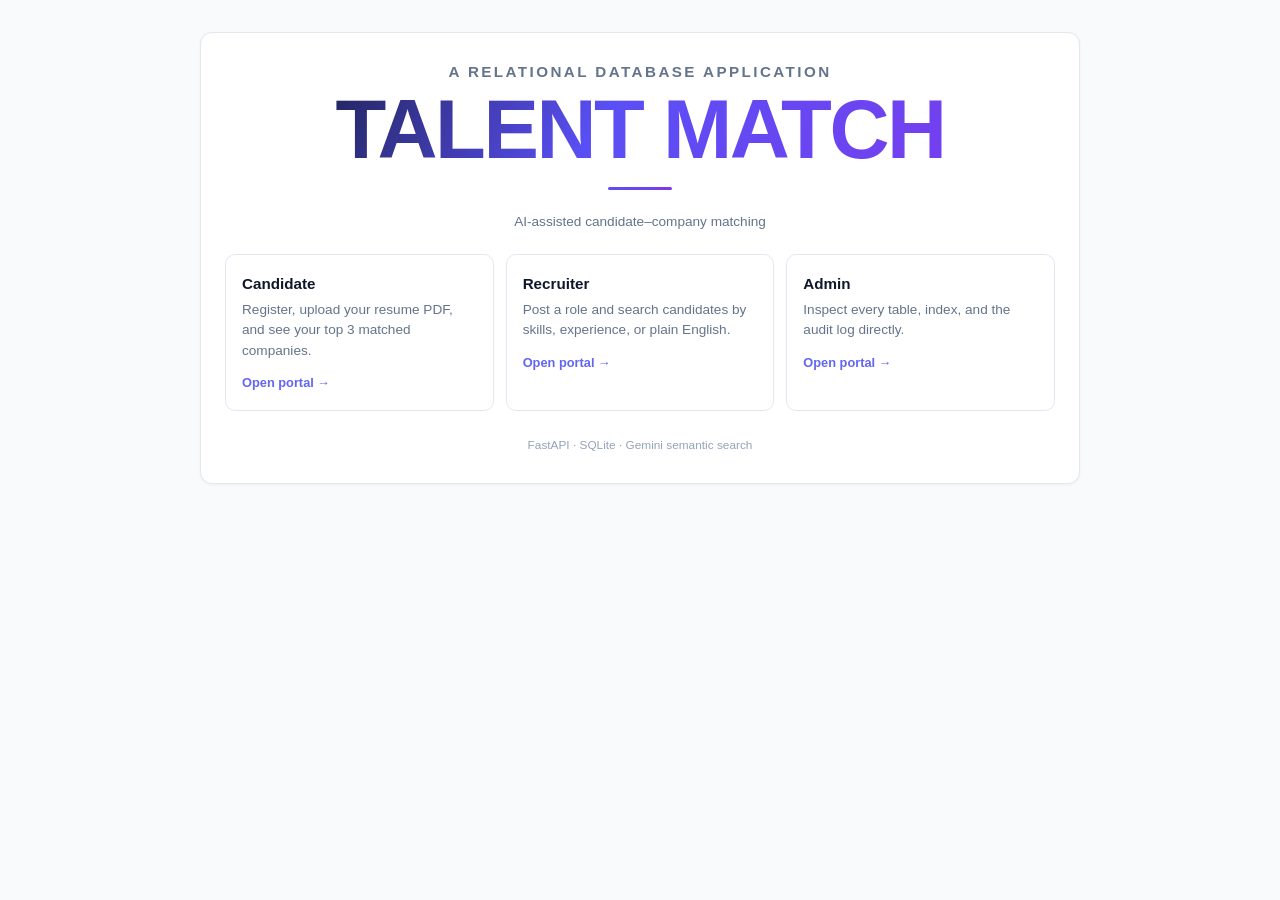
<file: index.html>
<!DOCTYPE html>
<html lang="en">
<head>
  <meta charset="UTF-8" />
  <meta name="viewport" content="width=device-width, initial-scale=1.0" />
  <title>Talent Match</title>
  <link rel="stylesheet" href="styles.css" />
  <style>
    .portal-grid {
      display: grid;
      grid-template-columns: repeat(3, 1fr);
      gap: 12px;
    }
    @media (max-width: 640px) {
      .portal-grid { grid-template-columns: 1fr; }
    }
    a.portal {
      display: block;
      background: #ffffff;
      border: 1px solid #e2e8f0;
      border-radius: 10px;
      padding: 18px 16px;
      text-decoration: none;
      color: inherit;
      transition: border-color 0.15s, box-shadow 0.15s, transform 0.15s;
    }
    a.portal:hover {
      border-color: #6366f1;
      box-shadow: 0 1px 3px rgba(99, 102, 241, 0.12);
      transform: translateY(-1px);
    }
    a.portal h3 { margin-bottom: 4px; }
    a.portal .arrow {
      display: block;
      margin-top: 12px;
      color: #6366f1;
      font-size: 0.8rem;
      font-weight: 700;
    }
    .footer-note {
      margin-top: 26px;
      text-align: center;
      font-size: 0.74rem;
      color: #94a3b8;
    }
    .brand {
      font-family: 'Arial Rounded MT Bold', Futura, Tahoma, sans-serif;
      font-size: clamp(2.6rem, 9vw, 5.2rem);
      font-weight: 800;
      letter-spacing: -0.03em;
      line-height: 1.02;
      margin: 4px 0 8px;
      background: linear-gradient(120deg, #0f172a 0%, #5a4ff5 45%, #7c3aed 100%);
      -webkit-background-clip: text;
      background-clip: text;
      color: transparent;
    }
    .tagline {
      font-size: 0.95rem;
      color: #64748b;
      letter-spacing: 0.16em;
      text-transform: uppercase;
      font-weight: 600;
    }
    .rule {
      width: 64px;
      height: 3px;
      margin: 14px auto 22px;
      border-radius: 3px;
      background: linear-gradient(90deg, #5a4ff5, #7c3aed);
    }
  </style>
</head>
<body>

  <main class="container-wide">
    <div class="card">

      <div class="header">
        <p class="tagline">A Relational Database Application</p>
        <h1 class="brand">TALENT MATCH</h1>
        <div class="rule"></div>
        <p class="subtext">AI-assisted candidate&ndash;company matching</p>
      </div>

      <div class="portal-grid">
        <a class="portal" href="candidate.html">
          <h3>Candidate</h3>
          <p class="subtext">Register, upload your resume PDF, and see your top 3 matched companies.</p>
          <span class="arrow">Open portal &rarr;</span>
        </a>

        <a class="portal" href="recruiter_login.html">
          <h3>Recruiter</h3>
          <p class="subtext">Post a role and search candidates by skills, experience, or plain English.</p>
          <span class="arrow">Open portal &rarr;</span>
        </a>

        <a class="portal" href="admin_db.html">
          <h3>Admin</h3>
          <p class="subtext">Inspect every table, index, and the audit log directly.</p>
          <span class="arrow">Open portal &rarr;</span>
        </a>
      </div>

      <p class="footer-note">FastAPI &middot; SQLite &middot; Gemini semantic search</p>

    </div>
  </main>

</body>
</html>
</file>
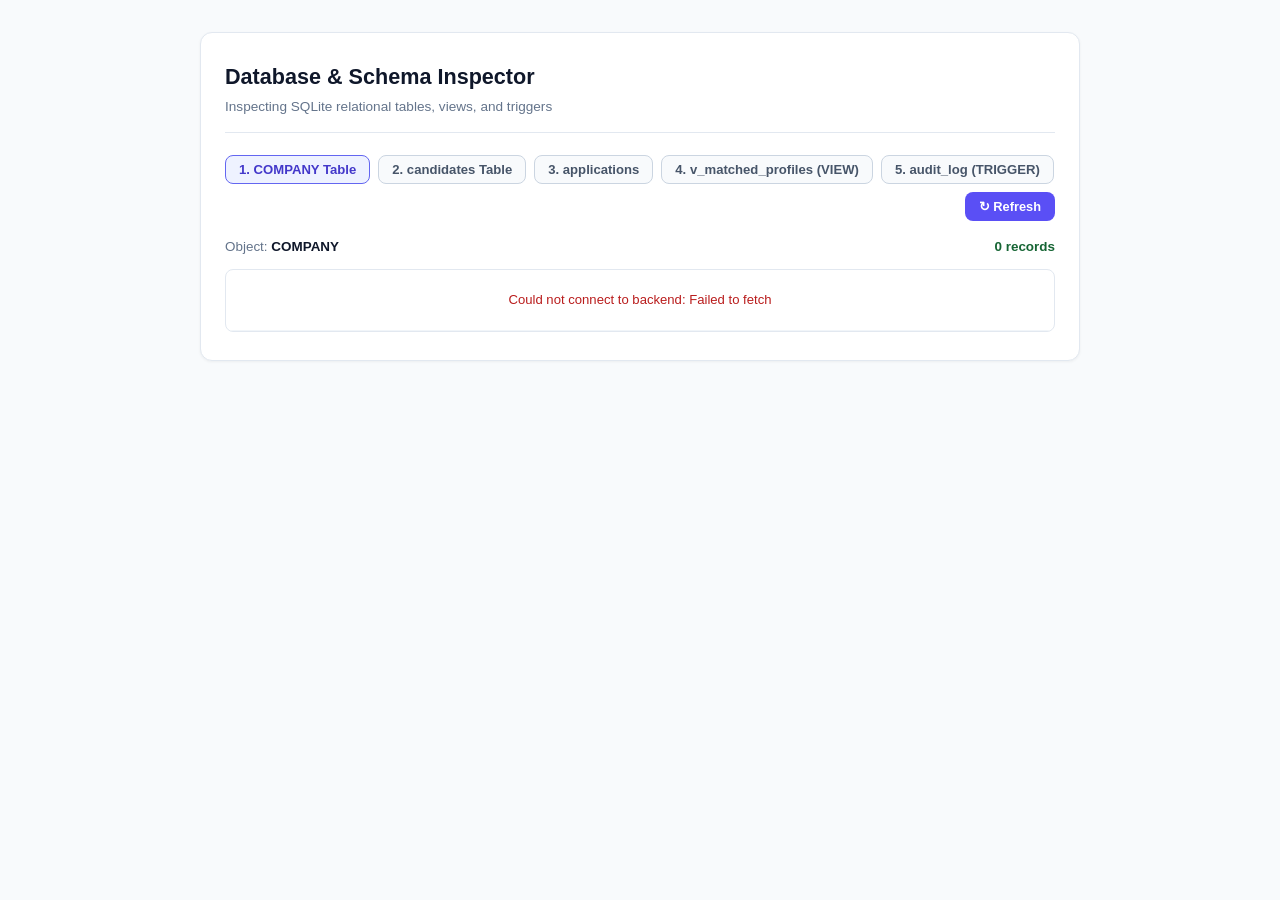
<file: admin_db.html>
<!DOCTYPE html>
<html lang="en">
<head>
  <meta charset="UTF-8" />
  <meta name="viewport" content="width=device-width, initial-scale=1.0" />
  <title>Database Inspector — Talent Match</title>
  <link rel="stylesheet" href="styles.css" />
</head>
<body>

  <main class="container-wide">
    <div class="card">

      <!-- Header -->
      <div class="header" style="text-align: left; border-bottom: 1px solid #e2e8f0; padding-bottom: 14px;">
        <h1 style="font-size: 1.35rem;">Database & Schema Inspector</h1>
        <p class="subtext">Inspecting SQLite relational tables, views, and triggers</p>
      </div>

      <!-- Action Toolbar & Tabs -->
      <div style="display: flex; gap: 8px; flex-wrap: wrap; align-items: center; margin: 16px 0;">
        <button type="button" class="tab-chip active" id="btn-comp" onclick="switchTable('COMPANY')">1. COMPANY Table</button>
        <button type="button" class="tab-chip" id="btn-cand" onclick="switchTable('candidates')">2. candidates Table</button>
        <button type="button" class="tab-chip" id="btn-app" onclick="switchTable('applications')">3. applications</button>
        <button type="button" class="tab-chip" id="btn-view" onclick="switchTable('v_matched_profiles')">4. v_matched_profiles (VIEW)</button>
        <button type="button" class="tab-chip" id="btn-audit" onclick="switchTable('audit_log')">5. audit_log (TRIGGER)</button>
        <button type="button" id="refresh-btn" class="btn-primary" style="margin-left: auto; width: auto; padding: 7px 14px; font-size: 0.8rem;">↻ Refresh</button>
      </div>

      <!-- Status info -->
      <div style="font-size: 0.84rem; color: #64748b; display: flex; justify-content: space-between; margin-bottom: 10px;">
        <span>Object: <strong id="lbl-table" style="color: #0f172a;">COMPANY</strong></span>
        <span id="lbl-count" style="color: #166534; font-weight: 700;">0 records</span>
      </div>

      <!-- Data Table Display -->
      <div class="admin-table-wrap">
        <table class="admin-tbl">
          <thead id="tbl-head"></thead>
          <tbody id="tbl-body"></tbody>
        </table>
      </div>

    </div>
  </main>

  <script>
    const esc = s => String(s ?? '').replace(/[&<>"']/g, m => ({'&':'&amp;','<':'&lt;','>':'&gt;','"':'&quot;',"'":'&#39;'}[m]));
    let dbData = {};
    let activeTable = 'COMPANY';

    async function fetchDatabase() {
      try {
        const res = await fetch('http://localhost:8000/api/admin/tables');
        dbData = await res.json();
        renderTable(activeTable);
      } catch (err) {
        document.getElementById('tbl-body').innerHTML = `<tr><td style="color:#b91c1c; text-align:center; padding:20px;">Could not connect to backend: ${err.message}</td></tr>`;
      }
    }

    function switchTable(name) {
      activeTable = name;
      ['btn-comp', 'btn-cand', 'btn-app', 'btn-view', 'btn-audit'].forEach(id => document.getElementById(id).classList.remove('active'));
      if (name === 'COMPANY') document.getElementById('btn-comp').classList.add('active');
      if (name === 'candidates') document.getElementById('btn-cand').classList.add('active');
      if (name === 'applications') document.getElementById('btn-app').classList.add('active');
      if (name === 'v_matched_profiles') document.getElementById('btn-view').classList.add('active');
      if (name === 'audit_log') document.getElementById('btn-audit').classList.add('active');
      renderTable(name);
    }

    function renderTable(name) {
      document.getElementById('lbl-table').textContent = name;
      const rows = dbData[name] || [];
      document.getElementById('lbl-count').textContent = `${rows.length} record${rows.length === 1 ? '' : 's'}`;

      const thead = document.getElementById('tbl-head');
      const tbody = document.getElementById('tbl-body');

      if (!rows || rows.length === 0) {
        thead.innerHTML = '';
        tbody.innerHTML = '<tr><td style="text-align:center; padding:24px; color:#94a3b8;">(No records found in this table yet)</td></tr>';
        return;
      }

      const columns = Object.keys(rows[0]);
      thead.innerHTML = `<tr>${columns.map(c => `<th>${esc(c)}</th>`).join('')}</tr>`;
      tbody.innerHTML = rows.map(r => `<tr>${columns.map(c => `<td>${r[c] !== null && r[c] !== undefined ? esc(r[c]) : ''}</td>`).join('')}</tr>`).join('');
    }

    document.getElementById('refresh-btn').addEventListener('click', fetchDatabase);
    fetchDatabase();
  </script>
</body>
</html>
</file>
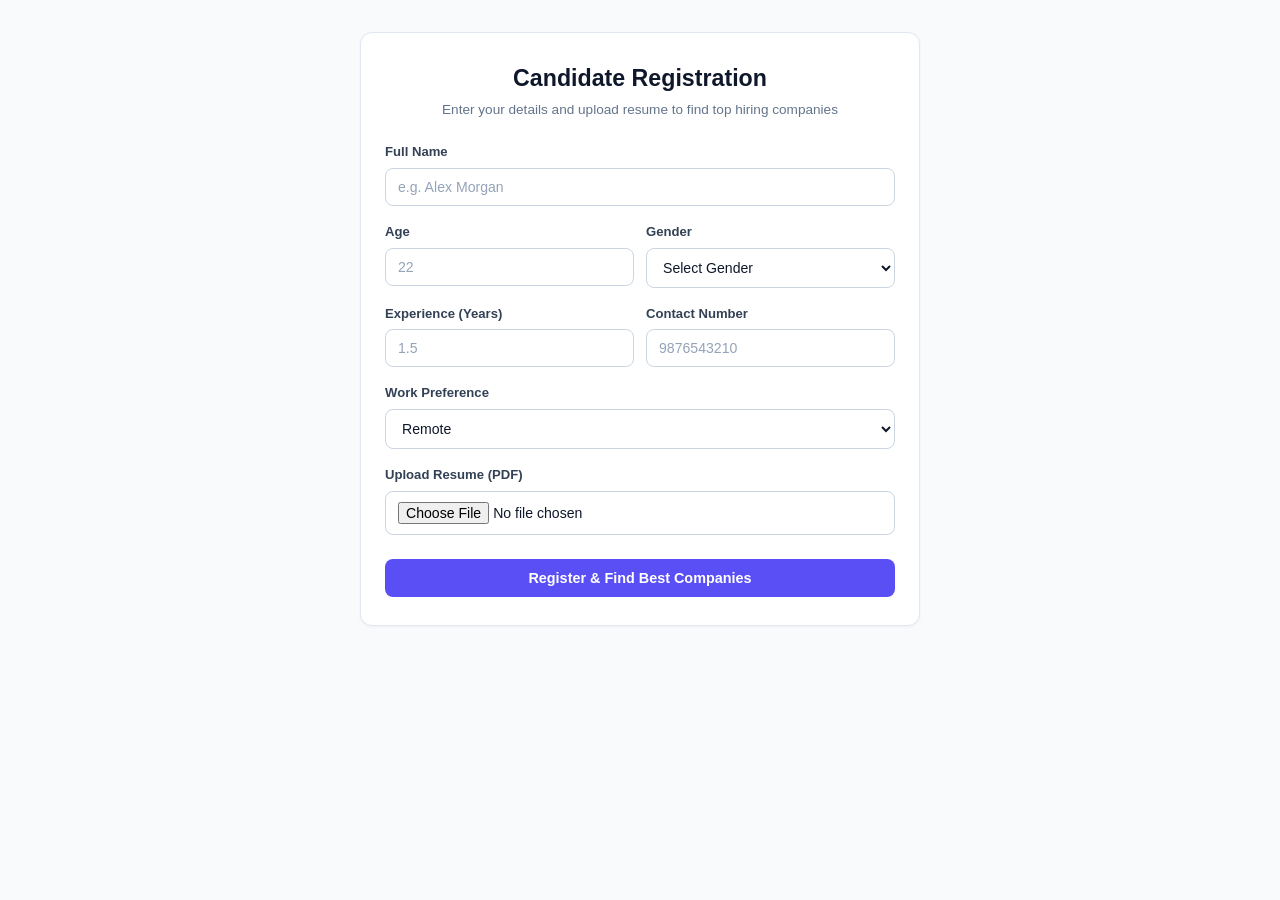
<file: candidate.html>
<!DOCTYPE html>
<html lang="en">
<head>
  <meta charset="UTF-8" />
  <meta name="viewport" content="width=device-width, initial-scale=1.0" />
  <title>Candidate Portal — Talent Match</title>
  <link rel="stylesheet" href="styles.css" />
</head>
<body>

  <main class="container">
    <div class="card">

      <!-- Header -->
      <div class="header">
        <h1>Candidate Registration</h1>
        <p class="subtext">Enter your details and upload resume to find top hiring companies</p>
      </div>

      <!-- Registration Form -->
      <form id="candidate-form">
        <div class="form-group">
          <label for="name">Full Name</label>
          <input id="name" type="text" placeholder="e.g. Alex Morgan" required />
        </div>

        <div class="form-row">
          <div class="form-group">
            <label for="age">Age</label>
            <input id="age" type="number" min="18" max="100" placeholder="22" required />
          </div>
          <div class="form-group">
            <label for="gender">Gender</label>
            <select id="gender" required>
              <option value="">Select Gender</option>
              <option value="male">Male</option>
              <option value="female">Female</option>
              <option value="other">Other</option>
            </select>
          </div>
        </div>

        <div class="form-row">
          <div class="form-group">
            <label for="experience">Experience (Years)</label>
            <input id="experience" type="number" step="0.5" min="0" max="40" placeholder="1.5" required />
          </div>
          <div class="form-group">
            <label for="contact">Contact Number</label>
            <input id="contact" type="tel" placeholder="9876543210" required />
          </div>
        </div>

        <div class="form-group">
          <label for="work-pref">Work Preference</label>
          <select id="work-pref" required>
            <option value="Remote">Remote</option>
            <option value="Hybrid">Hybrid</option>
            <option value="On-site">On-site</option>
            <option value="Flexible">Flexible</option>
          </select>
        </div>

        <div class="form-group">
          <label for="resume">Upload Resume (PDF)</label>
          <input id="resume" type="file" accept=".pdf,application/pdf" required />
        </div>

        <button type="submit" id="submit-btn" class="btn-primary" style="margin-top: 8px;">
          <span id="submit-label">Register & Find Best Companies</span>
        </button>

        <div id="status-message" style="display: none;"></div>
      </form>

      <!-- Top 3 Companies Recommendation Section -->
      <section id="top-companies-section" style="display: none; margin-top: 24px; border-top: 1px solid #e2e8f0; padding-top: 18px;">
        <h2 style="font-size: 1.1rem; text-align: center; margin-bottom: 4px;">Top 3 Best Companies For You</h2>
        <p class="subtext" style="text-align: center; margin-bottom: 14px;">Acquire missing skills to maximize selection probability</p>
        <div id="top-companies-list" style="display: flex; flex-direction: column; gap: 10px;"></div>
      </section>

    </div>
  </main>

  <script type="module">
    import { uploadCandidate } from './api.js';

    const form = document.getElementById('candidate-form');
    const submitBtn = document.getElementById('submit-btn');
    const submitLabel = document.getElementById('submit-label');
    const statusBox = document.getElementById('status-message');
    const topCompSection = document.getElementById('top-companies-section');
    const topCompList = document.getElementById('top-companies-list');

    const esc = s => String(s ?? '').replace(/[&<>"']/g, m => ({'&':'&amp;','<':'&lt;','>':'&gt;','"':'&quot;',"'":'&#39;'}[m]));
    function showStatus(text, type) {
      statusBox.style.display = 'block';
      statusBox.textContent = text;
      statusBox.style.background = type === 'error' ? '#fef2f2' : type === 'success' ? '#f0fdf4' : '#eef2ff';
      statusBox.style.color = type === 'error' ? '#991b1b' : type === 'success' ? '#166534' : '#3730a3';
      statusBox.style.border = type === 'error' ? '1px solid #fecaca' : type === 'success' ? '1px solid #bbf7d0' : '1px solid #c7d2fe';
    }

    form.addEventListener('submit', async (e) => {
      e.preventDefault();

      const name = document.getElementById('name').value.trim();
      const age = document.getElementById('age').value;
      const gender = document.getElementById('gender').value;
      const exp = document.getElementById('experience').value;
      const contact = document.getElementById('contact').value.trim();
      const workPref = document.getElementById('work-pref').value;
      const file = document.getElementById('resume').files[0];

      if (!name || name.length < 2) return showStatus('Please enter full name (min 2 chars).', 'error');
      if (!age || Number(age) < 18) return showStatus('Age must be at least 18.', 'error');
      if (!gender) return showStatus('Please select gender.', 'error');
      if (exp === '' || Number(exp) < 0) return showStatus('Experience cannot be negative.', 'error');
      if (!contact || contact.replace(/\D/g, '').length < 10) return showStatus('Enter valid 10-digit contact number.', 'error');
      if (!file || !file.name.toLowerCase().endsWith('.pdf')) return showStatus('Upload a valid PDF resume.', 'error');

      submitBtn.disabled = true;
      submitLabel.textContent = 'Processing Resume...';
      showStatus('Extracting skills and finding best company matches...', 'info');

      try {
        const res = await uploadCandidate({ name, age: parseInt(age), gender, experience_years: parseFloat(exp), contact_no: contact, work_preference: workPref, resume_file: file });
        showStatus('Registered successfully! Resume processed.', 'success');

        if (res.top_companies && res.top_companies.length > 0) {
          topCompSection.style.display = 'block';
          topCompList.innerHTML = res.top_companies.map((c, i) => `
            <div style="background: #f8fafc; border: 1px solid #e2e8f0; border-radius: 8px; padding: 14px;">
              <div style="display: flex; justify-content: space-between; align-items: center;">
                <div>
                  <div style="font-size: 0.72rem; color: #4f46e5; font-weight: 700;">Rank #${i+1}</div>
                  <strong style="color: #0f172a; font-size: 0.95rem;">${esc(c.company_name)}</strong>
                  <div style="font-size: 0.8rem; color: #64748b;">${esc(c.role_title)} (${esc(c.experience_type)})</div>
                </div>
                <div class="match-badge">
                  ${esc(c.match_score)}% Match
                </div>
              </div>
              <div style="margin-top: 8px; font-size: 0.78rem; color: #1e293b;">
                <strong style="color: #166534;">Matched:</strong> ${esc(c.matching_skills.join(', ')) || 'None yet'}
              </div>
              <div style="margin-top: 4px; font-size: 0.78rem; background: #fffbeb; padding: 6px 8px; border-radius: 6px; border: 1px solid #fef3c7; color: #92400e;">
                <strong>Skills to Acquire:</strong> ${esc(c.missing_skills.join(', ')) || 'None! You meet all required skills.'}
              </div>
            </div>
          `).join('');
        }
        form.reset();
      } catch (err) {
        showStatus(err.message || 'Upload failed. Check backend.', 'error');
      } finally {
        submitBtn.disabled = false;
        submitLabel.textContent = 'Register & Find Best Companies';
      }
    });
  </script>
</body>
</html>
</file>
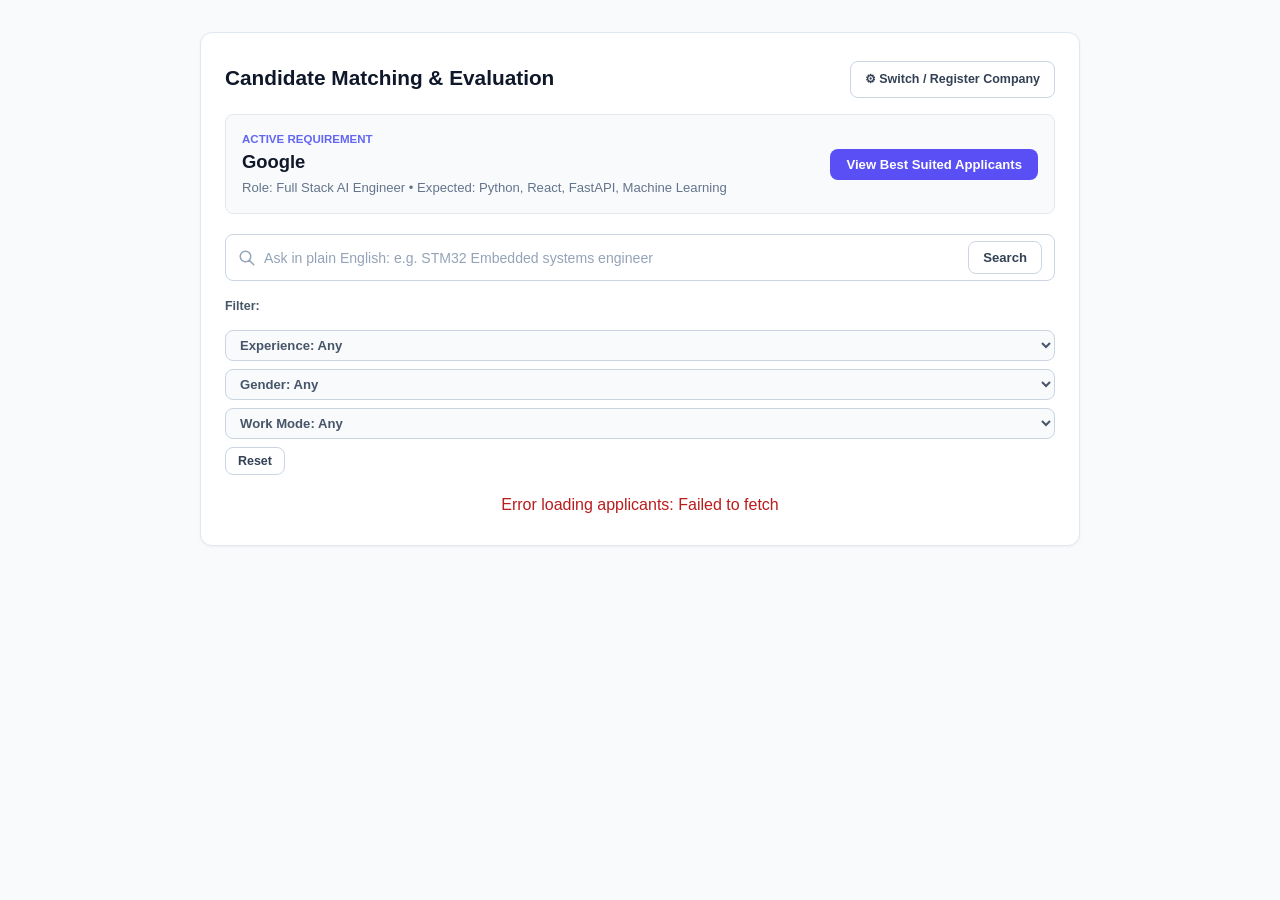
<file: recruiter.html>
<!DOCTYPE html>
<html lang="en">
<head>
  <meta charset="UTF-8" />
  <meta name="viewport" content="width=device-width, initial-scale=1.0" />
  <title>Recruiter Portal — Talent Match</title>
  <link rel="stylesheet" href="styles.css" />
</head>
<body>

  <main class="container-wide">
    <div class="card">
      
      <!-- Top Action: Switch / Register Company -->
      <div style="display: flex; justify-content: space-between; align-items: center; margin-bottom: 16px;">
        <h1 style="font-size: 1.3rem;">Candidate Matching & Evaluation</h1>
        <a href="recruiter_login.html" class="btn-secondary" style="font-size: 0.78rem;">
          ⚙ Switch / Register Company
        </a>
      </div>

      <!-- Active Company Profile Banner -->
      <div id="company-banner" style="background: #f8fafc; border: 1px solid #e2e8f0; border-radius: 8px; padding: 16px; margin-bottom: 20px; display: flex; justify-content: space-between; align-items: center; flex-wrap: wrap; gap: 12px;">
        <div>
          <div style="font-size: 0.72rem; color: #6366f1; font-weight: 700; text-transform: uppercase;">Active Requirement</div>
          <div id="company-name-display" style="font-size: 1.15rem; font-weight: 700; color: #0f172a;">Google</div>
          <div id="company-details-display" style="font-size: 0.82rem; color: #64748b; margin-top: 2px;">
            Role: Full Stack AI Engineer • Expected: Python, React, FastAPI, Machine Learning
          </div>
        </div>
        <button type="button" id="view-suited-btn" class="btn-primary" style="width: auto; padding: 8px 16px; font-size: 0.82rem;">
          View Best Suited Applicants
        </button>
      </div>

      <!-- Search Input Box -->
      <div class="search-bar-wrapper">
        <div class="search-input-box">
          <svg class="search-icon" viewBox="0 0 24 24" fill="none" stroke="currentColor" stroke-width="2">
            <path stroke-linecap="round" stroke-linejoin="round" d="M21 21l-6-6m2-5a7 7 0 11-14 0 7 7 0 0114 0z"/>
          </svg>
          <input id="search-query" type="text" class="search-input-field" placeholder="Ask in plain English: e.g. STM32 Embedded systems engineer" />
          <button type="button" id="search-btn" class="btn-secondary">Search</button>
        </div>
      </div>

      <!-- Facet filters: applied alongside the vector query -->
      <div style="display: flex; gap: 8px; flex-wrap: wrap; margin-bottom: 6px;">
        <label style="font-size: 0.78rem; font-weight: 700; color: #475569; align-self: center;">Filter:</label>
        <select id="filter-exp" class="tab-chip" style="padding: 6px 10px;">
          <option value="">Experience: Any</option>
          <option value="0">0+ yrs (Fresher)</option>
          <option value="1">1+ yrs</option>
          <option value="2">2+ yrs</option>
          <option value="3">3+ yrs</option>
        </select>
        <select id="filter-gender" class="tab-chip" style="padding: 6px 10px;">
          <option value="">Gender: Any</option>
          <option value="male">Male</option>
          <option value="female">Female</option>
          <option value="other">Other</option>
        </select>
        <select id="filter-pref" class="tab-chip" style="padding: 6px 10px;">
          <option value="">Work Mode: Any</option>
          <option value="Remote">Remote</option>
          <option value="Hybrid">Hybrid</option>
          <option value="On-site">On-site</option>
          <option value="Flexible">Flexible</option>
        </select>
        <button type="button" id="clear-filters" class="btn-secondary" style="font-size: 0.78rem; padding: 6px 12px;">Reset</button>
      </div>

      <!-- Applicants Results Grid -->
      <section style="margin-top: 18px;">
        <div id="results-count" style="font-size: 0.82rem; color: #64748b; margin-bottom: 12px; font-weight: 600;"></div>
        <div id="results-grid" class="results-grid"></div>
        <div id="empty-state" style="display: none; text-align: center; padding: 32px; color: #94a3b8;">
          <h3 style="font-size: 1rem; color: #475569;">No Applicants Found</h3>
          <p style="font-size: 0.82rem; margin-top: 4px;">Try clearing the search query or registering new candidates.</p>
        </div>
      </section>

    </div>
  </main>

  <script type="module">
    import { getCompanyApplicants, searchCandidates, getResumeUrl } from './api.js';

    const esc = s => String(s ?? '').replace(/[&<>"']/g, m => ({'&':'&amp;','<':'&lt;','>':'&gt;','"':'&quot;',"'":'&#39;'}[m]));
    let activeCompany = JSON.parse(localStorage.getItem('activeCompany') || 'null');
    const compNameDisplay = document.getElementById('company-name-display');
    const compDetailsDisplay = document.getElementById('company-details-display');
    const viewSuitedBtn = document.getElementById('view-suited-btn');
    const searchInput = document.getElementById('search-query');
    const searchBtn = document.getElementById('search-btn');
    const resultsCount = document.getElementById('results-count');
    const resultsGrid = document.getElementById('results-grid');
    const emptyState = document.getElementById('empty-state');

    if (activeCompany) {
      compNameDisplay.textContent = activeCompany.company_name;
      compDetailsDisplay.textContent = `Role: ${activeCompany.role_title} (${activeCompany.experience_type}) • Expected: ${activeCompany.skills_expected}`;
    } else {
      compNameDisplay.textContent = "Google";
      activeCompany = { company_id: 1, company_name: "Google", role_title: "Full Stack AI Engineer" };
    }

    async function loadSuitedApplicants() {
      resultsGrid.innerHTML = '<div style="text-align: center; color: #64748b; padding: 20px;">Loading matched applicants...</div>';
      try {
        const data = await getCompanyApplicants(activeCompany.company_id);
        renderCandidates(data, `Matched for ${activeCompany.company_name}`);
      } catch (err) {
        resultsGrid.innerHTML = `<div style="color: #b91c1c; text-align: center;">Error loading applicants: ${esc(err.message)}</div>`;
      }
    }

    function activeFilters() {
      const exp = document.getElementById('filter-exp').value;
      return {
        min_experience: exp === '' ? undefined : Number(exp),
        gender: document.getElementById('filter-gender').value || undefined,
        work_preference: document.getElementById('filter-pref').value || undefined,
      };
    }

    function filterLabel() {
      const f = activeFilters();
      const bits = [];
      if (f.min_experience !== undefined) bits.push(`${f.min_experience}+ yrs`);
      if (f.gender) bits.push(f.gender);
      if (f.work_preference) bits.push(f.work_preference);
      return bits.join(' · ');
    }

    async function handleSearch() {
      const q = searchInput.value.trim();
      resultsGrid.innerHTML = '<div style="text-align: center; color: #64748b; padding: 20px;">Searching...</div>';
      try {
        const data = await searchCandidates({ query: q, ...activeFilters() });
        const facet = filterLabel();
        const label = [q ? `Search for "${esc(q)}"` : 'All Candidates', facet].filter(Boolean).join(' · ');
        renderCandidates(data, label);
      } catch (err) {
        resultsGrid.innerHTML = `<div style="color: #b91c1c; text-align: center;">Search error: ${esc(err.message)}</div>`;
      }
    }

    function renderCandidates(candidates, label) {
      if (!candidates || candidates.length === 0) {
        resultsCount.textContent = `Found 0 applicants (${esc(label)})`;
        resultsGrid.innerHTML = '';
        emptyState.style.display = 'block';
        return;
      }
      emptyState.style.display = 'none';
      resultsCount.textContent = `Found ${candidates.length} applicant${candidates.length > 1 ? 's' : ''} (${esc(label)})`;

      resultsGrid.innerHTML = candidates.map(c => {
        const score = c.match_score !== undefined ? c.match_score : null;
        // Vector search returns similarity_score in 0..1; show it as a percentage.
        const sim = c.similarity_score !== undefined ? Math.round(c.similarity_score * 100) : null;
        const name = c.candidate_name || c.name;
        const exp = c.experience_years;
        const resumeUrl = getResumeUrl(c.candidate_uid || c.uid);

        return `
          <article class="candidate-card">
            <div class="candidate-top">
              <h3 class="candidate-name">${esc(name)}</h3>
              ${sim !== null ? `<span class="match-badge" style="${sim < 30 ? 'background:#fef2f2;border-color:#fecaca;color:#991b1b;' : ''}">${sim}% Vector</span>` : ''}
              ${score !== null ? `<span class="match-badge">${esc(score)}% Match</span>` : ''}
            </div>
            <div class="candidate-details">
              <div><span class="detail-label">Experience:</span><strong>${esc(exp)} yrs</strong></div>
              <div><span class="detail-label">Age:</span><strong>${esc(c.age)}</strong></div>
              <div><span class="detail-label">Gender:</span><strong style="text-transform: capitalize;">${esc(c.gender)}</strong></div>
              <div><span class="detail-label">Contact:</span><strong>${esc(c.contact_no)}</strong></div>
              ${c.work_preference ? `<div><span class="detail-label">Work Mode:</span><strong>${esc(c.work_preference)}</strong></div>` : ''}
            </div>
            ${c.matching_skills ? `<div style="font-size: 0.78rem; color: #15803d; margin-top: 6px;"><strong>Matched:</strong> ${esc(c.matching_skills)}</div>` : ''}
            ${c.missing_skills ? `<div style="font-size: 0.78rem; color: #b45309; margin-top: 2px;"><strong>Missing:</strong> ${esc(c.missing_skills)}</div>` : ''}
            ${c.skills && !c.matching_skills ? `<div style="font-size: 0.78rem; color: #4338ca; margin-top: 4px;">Skills: ${esc(c.skills)}</div>` : ''}
            <div class="candidate-actions">
              <a href="${esc(resumeUrl)}" target="_blank" class="btn-secondary" style="color: #4338ca; border-color: #c7d2fe; background: #eef2ff;">View Resume PDF</a>
              <button type="button" class="btn-secondary" data-contact="${esc(c.contact_no)}">Copy Contact</button>
            </div>
          </article>
        `;
      }).join('');
    }

    resultsGrid.addEventListener('click', (e) => {
      const btn = e.target.closest('[data-contact]');
      if (!btn) return;
      navigator.clipboard.writeText(btn.dataset.contact);
      alert('Copied: ' + btn.dataset.contact);
    });
    document.getElementById('clear-filters').addEventListener('click', () => {
      document.getElementById('filter-exp').value = '';
      document.getElementById('filter-gender').value = '';
      document.getElementById('filter-pref').value = '';
      handleSearch();
    });
    ['filter-exp', 'filter-gender', 'filter-pref'].forEach(id =>
      document.getElementById(id).addEventListener('change', handleSearch));

    viewSuitedBtn.addEventListener('click', loadSuitedApplicants);
    searchBtn.addEventListener('click', handleSearch);
    searchInput.addEventListener('keydown', (e) => { if (e.key === 'Enter') handleSearch(); });

    loadSuitedApplicants();
  </script>
</body>
</html>
</file>
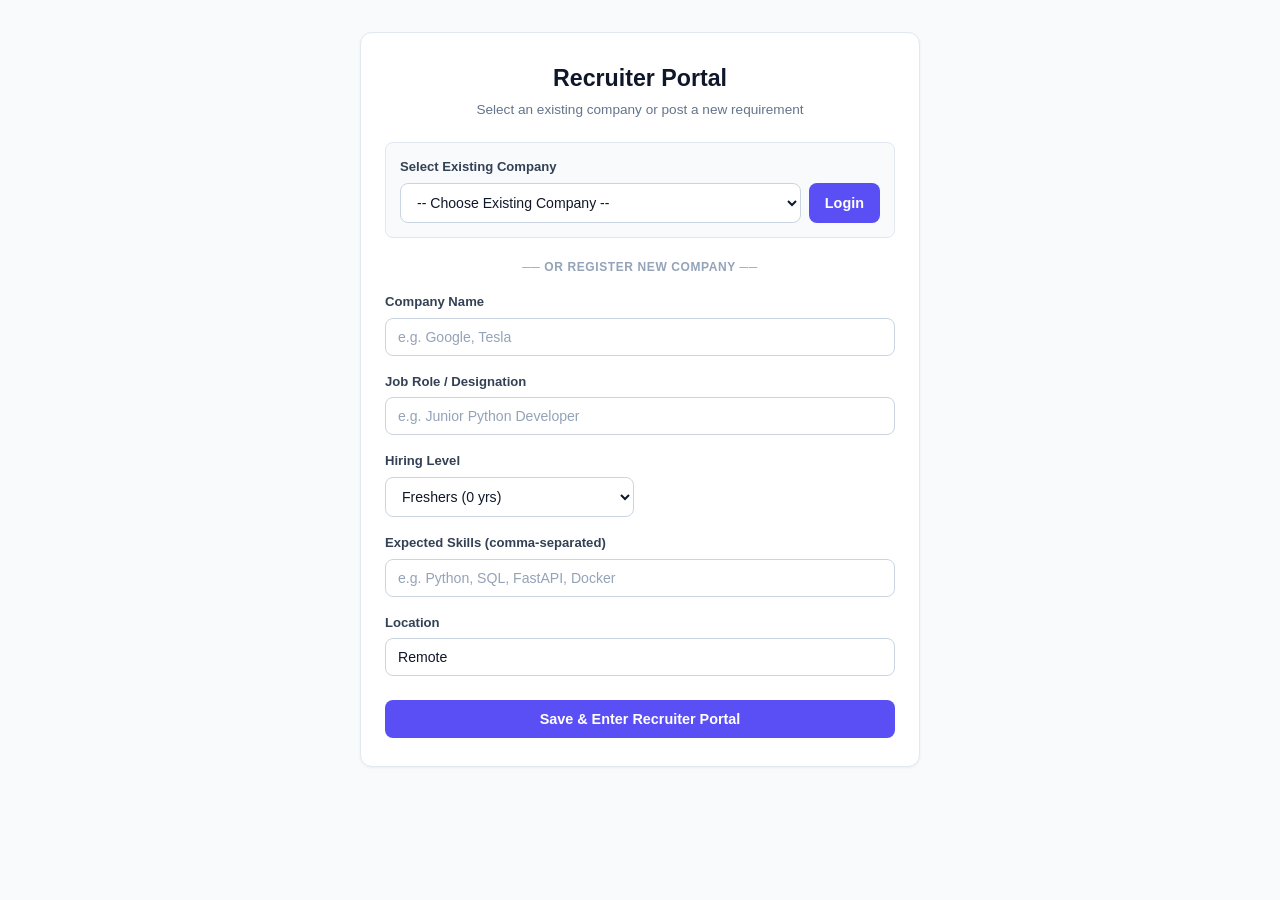
<file: recruiter_login.html>
<!DOCTYPE html>
<html lang="en">
<head>
  <meta charset="UTF-8" />
  <meta name="viewport" content="width=device-width, initial-scale=1.0" />
  <title>Recruiter Login — Talent Match</title>
  <link rel="stylesheet" href="styles.css" />
</head>
<body>

  <main class="container">
    <div class="card">

      <div class="header">
        <h1>Recruiter Portal</h1>
        <p class="subtext">Select an existing company or post a new requirement</p>
      </div>

      <!-- Quick Switch to Existing Company -->
      <div class="form-group" style="background: #f8fafc; padding: 14px; border-radius: 8px; border: 1px solid #e2e8f0; margin-bottom: 20px;">
        <label for="existing-company">Select Existing Company</label>
        <div style="display: flex; gap: 8px;">
          <select id="existing-company" style="flex: 1;">
            <option value="">-- Choose Existing Company --</option>
          </select>
          <button type="button" id="select-company-btn" class="btn-primary" style="width: auto; padding: 0 16px; white-space: nowrap;">
            Login
          </button>
        </div>
      </div>

      <div style="text-align: center; margin-bottom: 16px; color: #94a3b8; font-size: 0.75rem; font-weight: 700; letter-spacing: 0.05em;">
        ── OR REGISTER NEW COMPANY ──
      </div>

      <!-- Company Registration Form -->
      <form id="company-form">
        <div class="form-group">
          <label for="company-name">Company Name</label>
          <input id="company-name" type="text" placeholder="e.g. Google, Tesla" required />
        </div>

        <div class="form-group">
          <label for="role-title">Job Role / Designation</label>
          <input id="role-title" type="text" placeholder="e.g. Junior Python Developer" required />
        </div>

        <div class="form-row">
          <div class="form-group">
            <label for="experience-type">Hiring Level</label>
            <select id="experience-type" required>
              <option value="Fresher">Freshers (0 yrs)</option>
              <option value="Experienced">Work Experience</option>
            </select>
          </div>
          <div class="form-group" id="min-exp-group" style="display: none;">
            <label for="min-experience">Min Experience (Years)</label>
            <input id="min-experience" type="number" step="0.5" min="0" max="30" value="0" />
          </div>
        </div>

        <div class="form-group">
          <label for="skills-expected">Expected Skills (comma-separated)</label>
          <input id="skills-expected" type="text" placeholder="e.g. Python, SQL, FastAPI, Docker" required />
        </div>

        <div class="form-group">
          <label for="location">Location</label>
          <input id="location" type="text" placeholder="Remote, Bangalore" value="Remote" />
        </div>

        <button type="submit" id="submit-btn" class="btn-primary" style="margin-top: 8px;">
          <span id="submit-label">Save & Enter Recruiter Portal</span>
        </button>

        <div id="status-message" style="display: none;"></div>
      </form>

    </div>
  </main>

  <script type="module">
    import { registerCompany, getCompanyList } from './api.js';

    const form = document.getElementById('company-form');
    const existingCompanySelect = document.getElementById('existing-company');
    const selectCompanyBtn = document.getElementById('select-company-btn');
    const expTypeSelect = document.getElementById('experience-type');
    const minExpGroup = document.getElementById('min-exp-group');
    const minExpInput = document.getElementById('min-experience');
    const statusBox = document.getElementById('status-message');
    const submitBtn = document.getElementById('submit-btn');
    const submitLabel = document.getElementById('submit-label');
    let allCompanies = [];

    expTypeSelect.addEventListener('change', () => {
      minExpGroup.style.display = expTypeSelect.value === 'Experienced' ? 'block' : 'none';
      if (expTypeSelect.value === 'Experienced' && minExpInput.value === '0') minExpInput.value = '1';
    });

    async function loadCompanies() {
      try {
        allCompanies = await getCompanyList();
        existingCompanySelect.innerHTML = '<option value="">-- Choose Existing Company --</option>';
        allCompanies.forEach(c => {
          const opt = document.createElement('option');
          opt.value = c.company_id;
          opt.textContent = `${c.company_name} — ${c.role_title} (${c.experience_type})`;
          existingCompanySelect.appendChild(opt);
        });
      } catch (err) {}
    }
    loadCompanies();

    selectCompanyBtn.addEventListener('click', () => {
      const selectedId = existingCompanySelect.value;
      if (!selectedId) return showStatus('Please select a company.', 'error');
      const found = allCompanies.find(c => c.company_id == selectedId);
      if (found) {
        localStorage.setItem('activeCompany', JSON.stringify(found));
        window.location.href = 'recruiter.html';
      }
    });

    function showStatus(text, type) {
      statusBox.style.display = 'block';
      statusBox.textContent = text;
      statusBox.style.background = type === 'error' ? '#fef2f2' : '#f0fdf4';
      statusBox.style.color = type === 'error' ? '#991b1b' : '#166534';
      statusBox.style.border = type === 'error' ? '1px solid #fecaca' : '1px solid #bbf7d0';
    }

    form.addEventListener('submit', async (e) => {
      e.preventDefault();
      const companyName = document.getElementById('company-name').value.trim();
      const roleTitle = document.getElementById('role-title').value.trim();
      const expType = document.getElementById('experience-type').value;
      const minExp = expType === 'Experienced' ? parseFloat(document.getElementById('min-experience').value) : 0.0;
      const skillsExpected = document.getElementById('skills-expected').value.trim();
      const location = document.getElementById('location').value.trim() || 'Remote';

      if (!companyName || !roleTitle || !skillsExpected) return showStatus('Please fill all required fields.', 'error');

      submitBtn.disabled = true;
      submitLabel.textContent = 'Saving...';
      try {
        const res = await registerCompany({ company_name: companyName, role_title: roleTitle, experience_type: expType, min_experience: minExp, skills_expected: skillsExpected, location });
        localStorage.setItem('activeCompany', JSON.stringify({ company_id: res.company_id, company_name: companyName, role_title: roleTitle, experience_type: expType, min_experience: minExp, skills_expected: skillsExpected, location }));
        window.location.href = 'recruiter.html';
      } catch (err) {
        showStatus(err.message || 'Registration failed.', 'error');
        submitBtn.disabled = false;
        submitLabel.textContent = 'Save & Enter Recruiter Portal';
      }
    });
  </script>
</body>
</html>
</file>
<file: styles.css>
* {
  box-sizing: border-box;
  margin: 0;
  padding: 0;
}

body {
  font-family: Tahoma, Verdana, sans-serif;
  background-color: #f8fafc;
  color: #1e293b;
  line-height: 1.5;
  padding: 32px 16px;
  min-height: 100vh;
}

/* Headings & Text */
h1,
h2,
h3 {
  font-family: 'Arial Rounded MT Bold', Futura, Tahoma, sans-serif;
  color: #0f172a;
}

h1 {
  font-size: 1.45rem;
  margin-bottom: 4px;
}

h2 {
  font-size: 1.1rem;
}

h3 {
  font-size: 0.95rem;
}

.subtext {
  color: #64748b;
  font-size: 0.85rem;
  font-family: Tahoma, Verdana, sans-serif;
}

/* Containers & Cards */
.container {
  max-width: 560px;
  margin: 0 auto;
  width: 100%;
}

.container-wide {
  max-width: 880px;
  margin: 0 auto;
  width: 100%;
}

.card {
  background: #ffffff;
  border: 1px solid #e2e8f0;
  border-radius: 12px;
  padding: 28px 24px;
  box-shadow: 0 1px 3px rgba(0, 0, 0, 0.05);
}

.header {
  text-align: center;
  margin-bottom: 22px;
}

/* Form Controls */
.form-group {
  margin-bottom: 16px;
}

.form-row {
  display: grid;
  grid-template-columns: 1fr 1fr;
  gap: 12px;
}

@media (max-width: 520px) {
  .form-row {
    grid-template-columns: 1fr;
  }
}

label {
  display: block;
  font-size: 0.82rem;
  font-weight: 700;
  color: #334155;
  margin-bottom: 6px;
  font-family: Tahoma, Verdana, sans-serif;
}

input[type="text"],
input[type="number"],
input[type="tel"],
input[type="file"],
select {
  width: 100%;
  padding: 10px 12px;
  border: 1px solid #cbd5e1;
  border-radius: 8px;
  background: #ffffff;
  color: #0f172a;
  font-size: 0.88rem;
  font-family: Tahoma, Verdana, sans-serif;
  outline: none;
  transition: border-color 0.15s, box-shadow 0.15s;
}

input:focus,
select:focus {
  border-color: #6366f1;
  box-shadow: 0 0 0 3px rgba(99, 102, 241, 0.15);
}

input::placeholder {
  color: #94a3b8;
}

select {
  cursor: pointer;
}

/* Buttons */
.btn-primary {
  display: inline-flex;
  align-items: center;
  justify-content: center;
  width: 100%;
  padding: 11px 18px;
  background: #5a4ff5;
  color: #ffffff;
  border: none;
  border-radius: 8px;
  font-family: 'Arial Rounded MT Bold', Futura, Tahoma, sans-serif;
  font-size: 0.9rem;
  font-weight: 600;
  cursor: pointer;
  text-decoration: none;
  transition: background 0.15s;
}

.btn-primary:hover:not(:disabled) {
  background: #493ecc;
}

.btn-primary:disabled {
  opacity: 0.6;
  cursor: not-allowed;
}

.btn-secondary {
  display: inline-flex;
  align-items: center;
  justify-content: center;
  background: #ffffff;
  border: 1px solid #cbd5e1;
  border-radius: 8px;
  padding: 8px 14px;
  color: #334155;
  font-size: 0.82rem;
  font-weight: 600;
  cursor: pointer;
  text-decoration: none;
  font-family: Tahoma, Verdana, sans-serif;
}

.btn-secondary:hover {
  background: #f1f5f9;
  border-color: #94a3b8;
}

/* Tabs & Badges */
.tab-chip {
  background: #f8fafc;
  border: 1px solid #cbd5e1;
  color: #475569;
  padding: 6px 13px;
  border-radius: 8px;
  cursor: pointer;
  font-size: 0.82rem;
  font-weight: 600;
  font-family: Tahoma, Verdana, sans-serif;
}

.tab-chip.active {
  background: #eef2ff;
  border-color: #6366f1;
  color: #4338ca;
}

.match-badge {
  display: inline-block;
  background: #eef2ff;
  border: 1px solid #c7d2fe;
  color: #4338ca;
  padding: 3px 10px;
  border-radius: 20px;
  font-size: 0.78rem;
  font-weight: 700;
}

/* Search Bar */
.search-bar-wrapper {
  margin-bottom: 16px;
}

.search-input-box {
  display: flex;
  gap: 8px;
  align-items: center;
  background: #ffffff;
  border: 1px solid #cbd5e1;
  border-radius: 8px;
  padding: 6px 12px;
}

.search-input-box:focus-within {
  border-color: #6366f1;
  box-shadow: 0 0 0 3px rgba(99, 102, 241, 0.15);
}

.search-icon {
  width: 18px;
  height: 18px;
  color: #94a3b8;
  flex-shrink: 0;
}

.search-input-field {
  border: none !important;
  box-shadow: none !important;
  padding: 6px 0 !important;
  font-size: 0.88rem;
  flex: 1;
}

/* Candidate Results */
.results-grid {
  display: flex;
  flex-direction: column;
  gap: 12px;
}

.candidate-card {
  background: #ffffff;
  border: 1px solid #e2e8f0;
  border-radius: 10px;
  padding: 16px;
}

.candidate-top {
  display: flex;
  justify-content: space-between;
  align-items: center;
  margin-bottom: 8px;
}

.candidate-name {
  font-size: 1rem;
  font-weight: 700;
  color: #0f172a;
}

.candidate-details {
  display: grid;
  grid-template-columns: repeat(auto-fit, minmax(110px, 1fr));
  gap: 6px;
  margin: 10px 0;
  font-size: 0.82rem;
  color: #475569;
}

.detail-label {
  color: #94a3b8;
  margin-right: 4px;
}

.candidate-actions {
  display: flex;
  gap: 8px;
  margin-top: 10px;
}

/* Admin Table */
.admin-table-wrap {
  width: 100%;
  overflow-x: auto;
  border: 1px solid #e2e8f0;
  border-radius: 8px;
  margin-top: 12px;
  background: #ffffff;
}

.admin-tbl {
  width: 100%;
  border-collapse: collapse;
  font-size: 0.82rem;
  text-align: left;
}

.admin-tbl th {
  background: #f1f5f9;
  color: #334155;
  padding: 10px 12px;
  font-weight: 700;
  border-bottom: 1px solid #cbd5e1;
  white-space: nowrap;
}

.admin-tbl td {
  padding: 9px 12px;
  color: #1e293b;
  border-bottom: 1px solid #f1f5f9;
  white-space: nowrap;
}

.admin-tbl tr:hover td {
  background: #f8fafc;
}

/* Status Banner */
#status-message {
  margin-top: 14px;
  text-align: center;
  font-size: 0.84rem;
  padding: 10px;
  border-radius: 8px;
}
</file>
